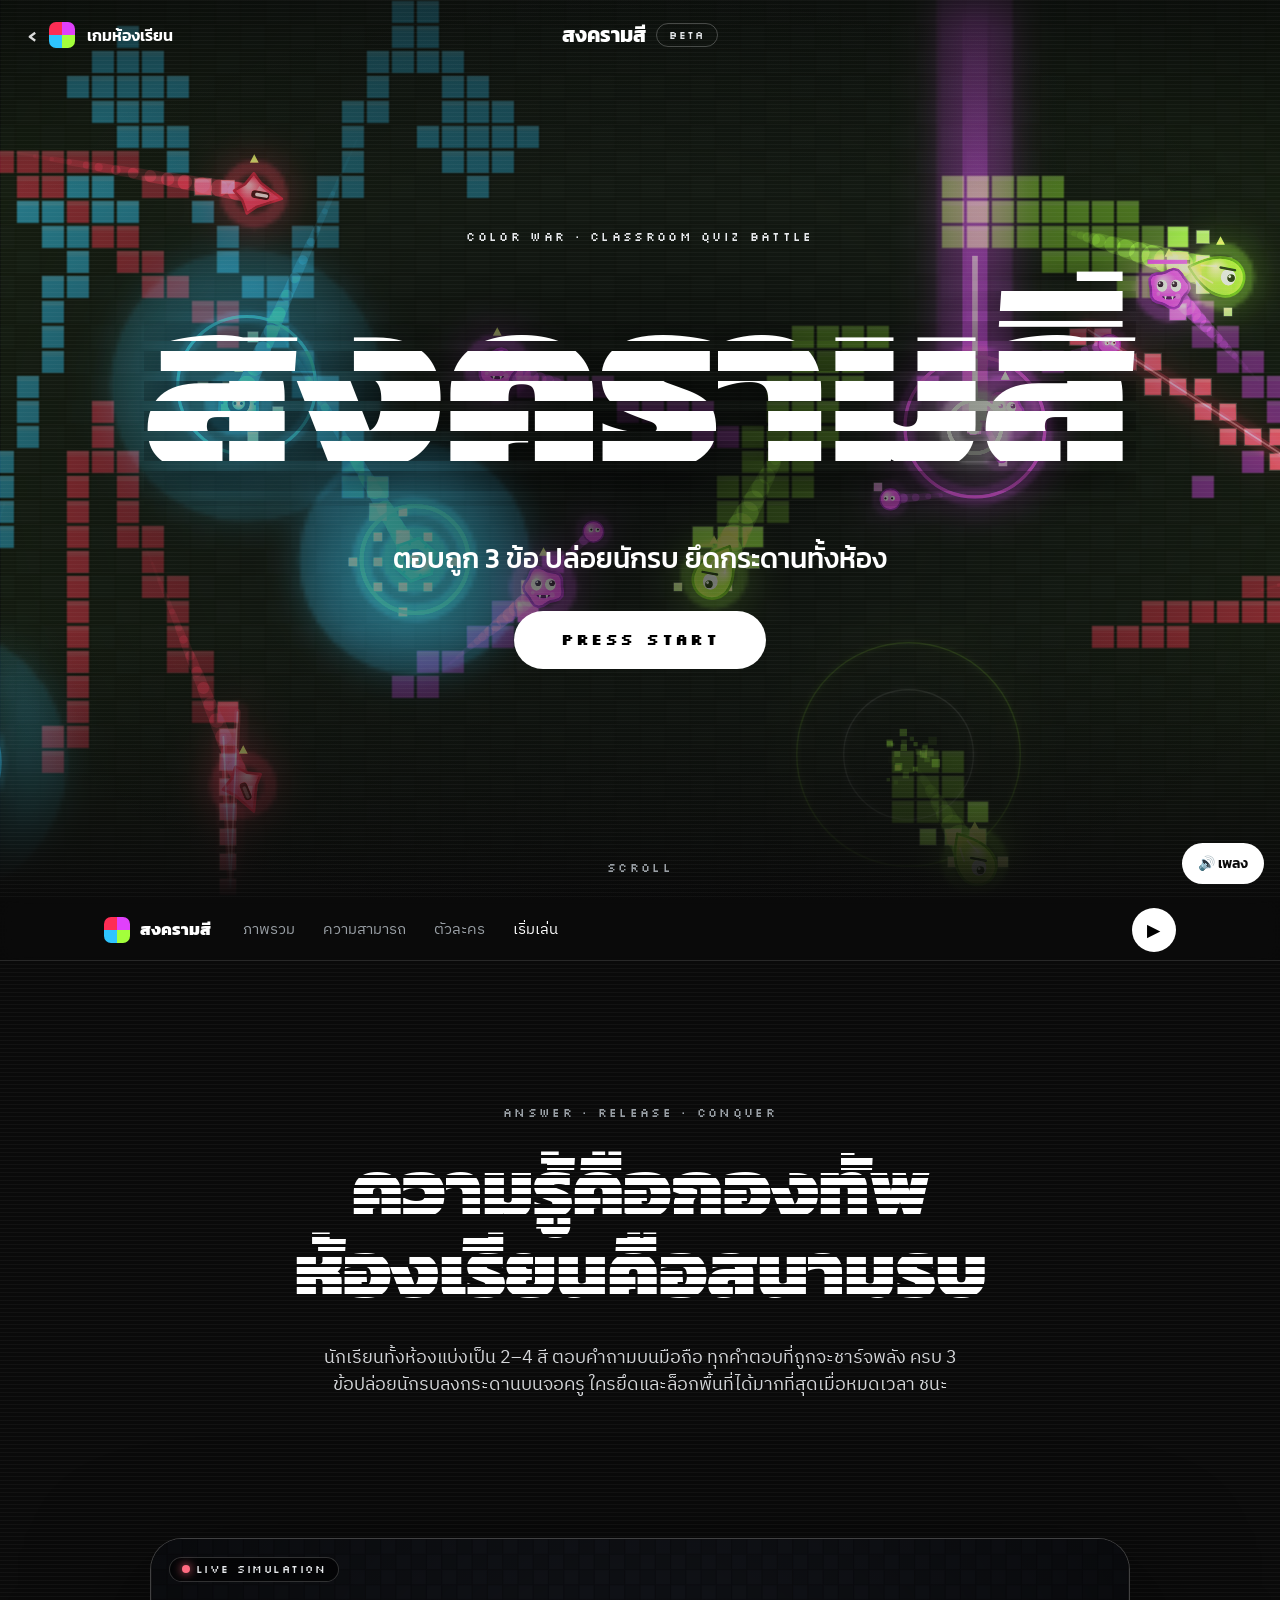
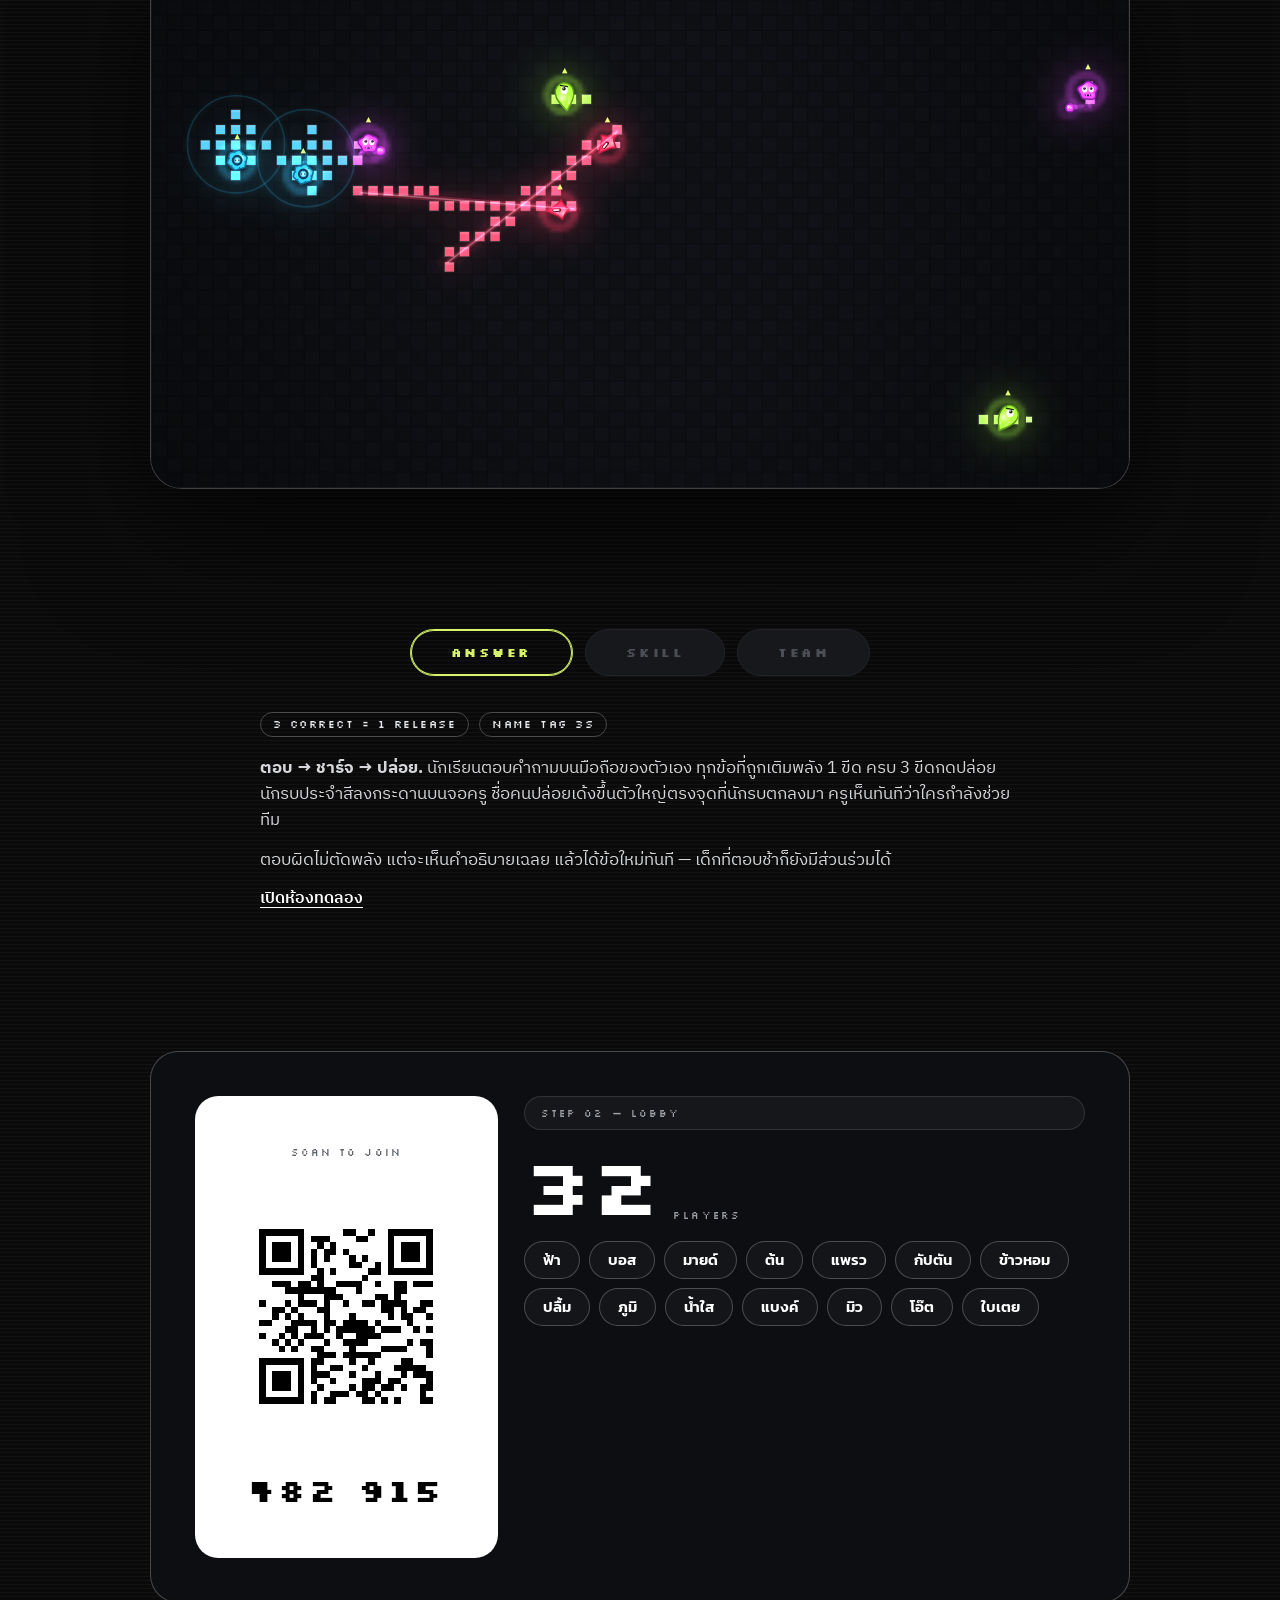
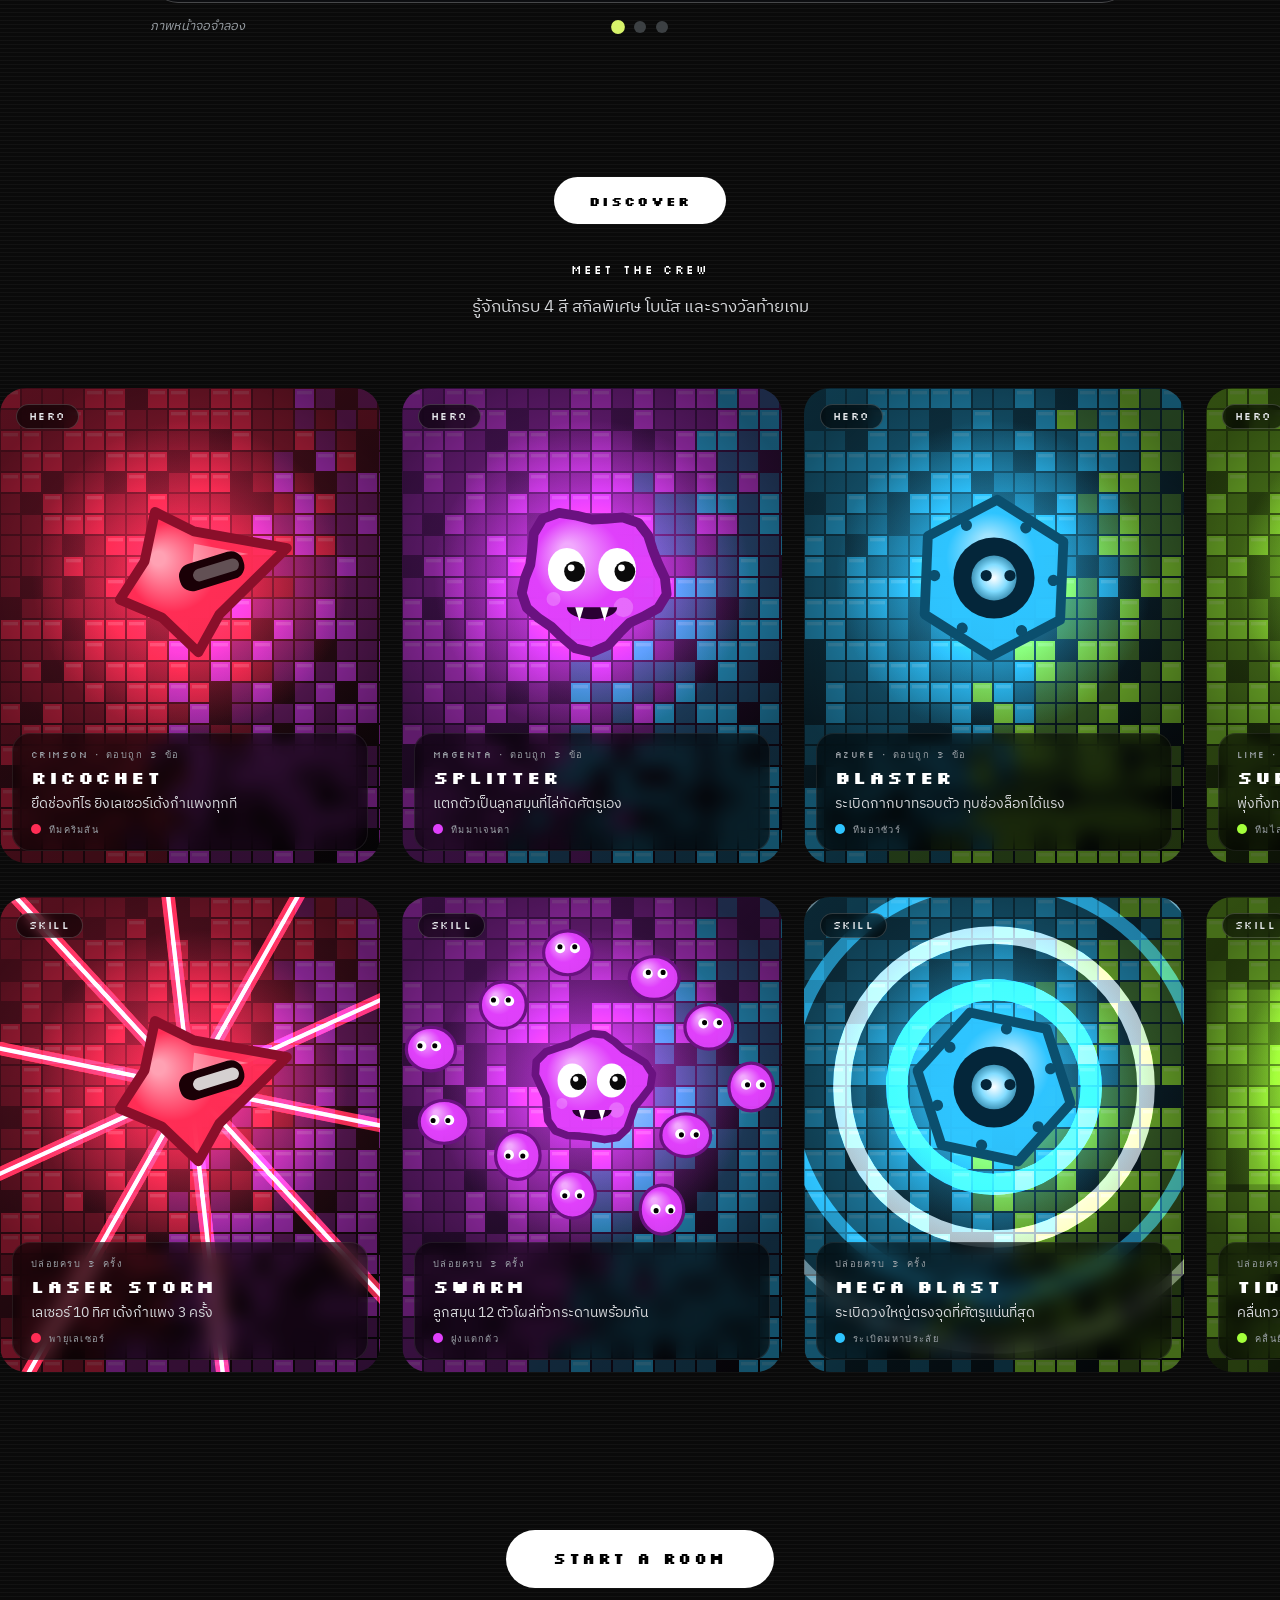
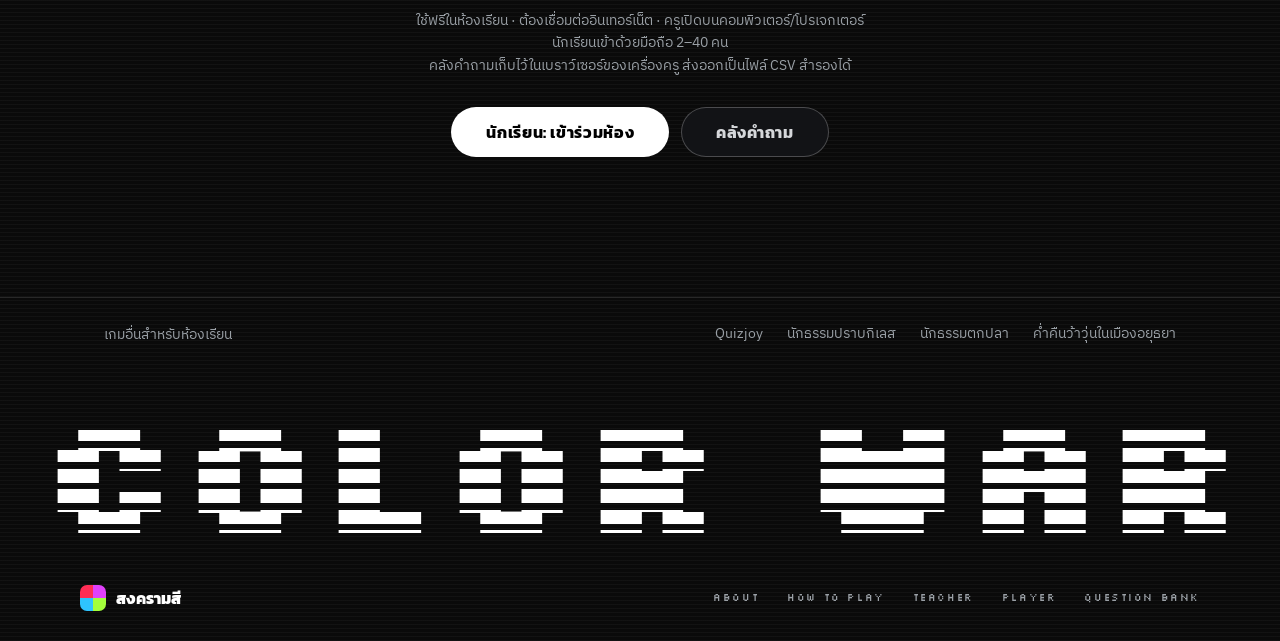
<file: index.html>
<!doctype html>
<html lang="th">
<head>
<meta charset="utf-8">
<meta name="viewport" content="width=device-width, initial-scale=1">
<meta name="theme-color" content="#0a0a0a">
<title>สงครามสี — Color War Quiz</title>
<meta name="description" content="เกมตอบคำถามทั้งห้องเรียน 2–4 ทีม ตอบถูก 3 ข้อปล่อยนักรบลงกระดาน แย่งพื้นที่ ล็อกช่อง ใช้สกิลพิเศษ">
<link rel="stylesheet" href="style.css">
<style>
  body { background-image: var(--scan); }
  section { position: relative; }
  .wrap { max-width: 1120px; margin: 0 auto; padding: 0 24px; }
  .narrow { max-width: 860px; margin: 0 auto; padding: 0 24px; }
  .sec-gap { padding: 140px 0; }

  /* ---------- 1. HERO ---------- */
  .hero { height: 100vh; min-height: 620px; overflow: hidden; background: #050507; }
  #hero-stage { position: absolute; inset: 0; }
  #hero-stage canvas { position: absolute; left: 0; top: 0; }
  .hero::after { content: ''; position: absolute; inset: 0; pointer-events: none; background: radial-gradient(60% 55% at 50% 52%, rgba(5,5,7,.72), rgba(5,5,7,.25) 70%, rgba(5,5,7,0)), linear-gradient(to bottom, rgba(5,5,7,.6), transparent 22%, transparent 70%, #0a0a0a); }
  .hero .scan-overlay { z-index: 1; }
  .hero-top { position: absolute; top: 0; left: 0; right: 0; z-index: 3; display: grid; grid-template-columns: 1fr auto 1fr; align-items: center; padding: 22px 28px; }
  .hero-top .back { display: flex; align-items: center; gap: 12px; text-decoration: none; font: 600 1rem/1 var(--display); }
  .hero-top .back .chev { font-size: 1.4rem; line-height: 1; opacity: .85; }
  .hero-top .prod { display: flex; align-items: center; gap: 10px; font: 700 1.3rem/1 var(--display); }
  .hero-content { position: relative; z-index: 3; height: 100%; display: flex; flex-direction: column; align-items: center; justify-content: center; text-align: center; padding: 0 20px; }
  .hero-content .label { color: #e8eaed; }
  .wordmark { font-size: clamp(5rem, 19vw, 15rem); margin: 18px 0 6px; text-shadow: 0 10px 60px rgba(0,0,0,.6); }
  .tagline { font: 500 clamp(1.15rem, 2.3vw, 1.75rem)/1.35 var(--display); margin-bottom: 34px; }
  .scroll-hint { position: absolute; bottom: 26px; left: 50%; transform: translateX(-50%); z-index: 3; }

  /* ---------- 2. NAV ---------- */
  .nav { position: sticky; top: 0; z-index: 50; background: rgba(10,10,10,.82); backdrop-filter: blur(12px); -webkit-backdrop-filter: blur(12px); border-bottom: 1px solid var(--line); }
  .nav .in { height: 60px; display: flex; align-items: center; gap: 32px; }
  .logo { display: flex; align-items: center; gap: 10px; text-decoration: none; font: 800 1.08rem/1 var(--display); }
  .mark { width: 26px; height: 26px; border-radius: 7px; display: grid; grid-template-columns: 1fr 1fr; overflow: hidden; flex-shrink: 0; }
  .mark i { display: block; }
  .nav a.lnk { text-decoration: none; color: var(--muted); font-size: .95rem; transition: color .15s; }
  .nav a.lnk:hover, .nav a.lnk.on { color: #fff; }
  .nav .links { display: flex; gap: 28px; flex: 1; }

  /* ---------- 3. MANIFESTO ---------- */
  .manifesto .narrow { max-width: 1200px; }
  .manifesto h2 { font-size: clamp(2.2rem, 6.2vw, 6.2rem); }
  .manifesto h2 span { white-space: nowrap; }
  .manifesto p { max-width: 640px; margin: 34px auto 0; font-size: 1.1rem; color: #d5d7da; }

  /* ---------- 4. MEDIA FRAME ---------- */
  .media { max-width: 980px; margin: 0 auto; aspect-ratio: 16 / 9; border-radius: 32px; overflow: hidden; position: relative; border: 1px solid var(--line-strong); background: #050507; box-shadow: 0 40px 120px rgba(0,0,0,.6); }
  #media-stage { position: absolute; inset: 0; }
  #media-stage canvas { position: absolute; left: 0; top: 0; }
  .media .badge-live { position: absolute; left: 18px; top: 18px; z-index: 6; }
  .media .badge-live::before { content: ''; width: 8px; height: 8px; border-radius: 50%; background: var(--bad); box-shadow: 0 0 10px var(--bad); animation: pulse 1s infinite; }

  /* ---------- 5. CAPABILITY TABS ---------- */
  .tabs { display: flex; justify-content: center; gap: 12px; flex-wrap: wrap; margin-bottom: 36px; }
  .tabbtn { font: 700 .78rem/1 var(--pixel); letter-spacing: .2em; text-transform: uppercase; padding: 16px 40px; border-radius: 999px; background: #17181b; color: #4b4f55; border: 1px solid #222428; cursor: pointer; transition: all .2s; }
  .tabbtn:hover { color: #9aa0a6; }
  .tabbtn.on { background: transparent; color: var(--accent); border-color: var(--accent); box-shadow: inset 0 0 0 1px var(--accent); }
  .tabtext { max-width: 760px; margin: 0 auto; min-height: 150px; }
  .tabtext p { font-size: 1.05rem; color: #d5d7da; margin: 0 0 14px; }
  .tabtext a { color: #fff; text-underline-offset: 4px; font-weight: 600; }
  .tabtext .tp { animation: fadein .35s ease-out; }
  .tabtext .kpis { display: flex; gap: 10px; flex-wrap: wrap; margin-bottom: 18px; }

  /* ---------- 6. CAROUSEL ---------- */
  .carousel { max-width: 980px; margin: 0 auto; }
  .car-frame { aspect-ratio: 16 / 9; border-radius: 28px; overflow: hidden; position: relative; border: 1px solid var(--line-strong); background: #0d0e11; }
  .slide { position: absolute; inset: 0; opacity: 0; transition: opacity .55s steps(7); pointer-events: none; }
  .slide.on { opacity: 1; pointer-events: auto; }
  .car-foot { display: flex; align-items: center; margin-top: 14px; }
  .car-foot .cap { font-size: .8rem; color: var(--muted); font-style: italic; flex: 1; }
  .dots { display: flex; gap: 10px; flex: 1; justify-content: center; }
  .dots button { width: 12px; height: 12px; border-radius: 50%; border: 0; background: #3c4043; cursor: pointer; padding: 0; transition: background .2s, transform .2s; }
  .dots button.on { background: var(--accent); transform: scale(1.15); }
  .car-foot .sp { flex: 1; }
  /* หน้าจอจำลอง */
  .mock { position: absolute; inset: 0; padding: 4.5%; display: grid; gap: 3%; font-size: clamp(8px, 1.15vw, 13px); }
  .mock .mbar { display: flex; align-items: center; gap: 1em; padding: .8em 1.2em; border-radius: 999px; background: #16171a; border: 1px solid var(--line); }
  .mock .mlabel { font: .8em/1 var(--pixel); letter-spacing: .2em; color: var(--muted); text-transform: uppercase; }
  .mock-lobby { grid-template-columns: 34% 1fr; }
  .mock-qr { background: #fff; color: #000; border-radius: 1.8em; display: grid; place-items: center; text-align: center; padding: 1.4em; }
  .mock-qr .qrfake { width: 70%; aspect-ratio: 1; image-rendering: pixelated; }
  .mock-qr .code { font: 700 2.4em/1 var(--pixel); letter-spacing: .1em; }
  .mock .chips { display: flex; flex-wrap: wrap; gap: .7em; align-content: flex-start; }
  .mock .chips span { padding: .7em 1.2em; border-radius: 999px; background: #141518; border: 1px solid var(--line-strong); font: 600 1.15em/1 var(--display); }
  .mock .count { font: 700 6em/.9 var(--pixel); }
  .mock-phones { grid-template-columns: 1fr 1fr 1fr; align-items: center; }
  .phone { aspect-ratio: 9 / 18; height: 100%; max-height: 100%; margin: 0 auto; border-radius: 2.2em; border: 1px solid var(--line-strong); background: #0a0a0a; padding: 1.4em 1.1em; display: flex; flex-direction: column; gap: .8em; overflow: hidden; background-image: var(--scan); }
  .phone .qtxt { font: 600 1.15em/1.4 var(--display); }
  .phone .ch { padding: .8em; border-radius: 1em; background: #121316; border: 1px solid var(--line-strong); font-size: .95em; display: flex; gap: .6em; align-items: center; }
  .phone .ch i { width: 1.8em; height: 1.8em; border-radius: .5em; background: #fff; color: #000; font: .8em/1.8em var(--pixel); text-align: center; font-style: normal; flex-shrink: 0; }
  .phone .ch.ok { border-color: var(--ok); box-shadow: inset 0 0 0 1px var(--ok); }
  .phone .pips { display: flex; gap: .4em; } .phone .pips b { flex: 1; height: .6em; border-radius: 9px; background: var(--accent); } .phone .pips b.off { background: #1b1c20; }
  .phone .rel { margin-top: auto; padding: 1em; text-align: center; border-radius: 999px; background: #fff; color: #000; font: 700 .9em/1 var(--pixel); letter-spacing: .14em; }
  .phone canvas { width: 100%; aspect-ratio: 1; }
  .mock-award { place-items: center; }
  .mock-award .award { width: 86%; display: grid; grid-template-columns: 34% 1fr; border-radius: 2em; overflow: hidden; border: 1px solid var(--line-strong); background: var(--surface); }
  .mock-award .art { background: radial-gradient(circle at 50% 50%, rgba(46,196,255,.6), transparent 70%), #0d0e11; display: grid; place-items: center; font-size: 6em; aspect-ratio: 1; }
  .mock-award .body { padding: 2.2em; display: flex; flex-direction: column; justify-content: center; gap: .6em; }
  .mock-award .pn { font: 900 3.6em/1 var(--display); color: var(--c2); }

  /* ---------- 7. DISCOVER ---------- */
  .gallery { display: grid; gap: 22px; margin-top: 64px; }
  .grow-row { display: flex; gap: 22px; overflow-x: auto; scrollbar-width: none; padding: 4px 24px 8px; scroll-snap-type: x proximity; }
  .grow-row::-webkit-scrollbar { display: none; }
  .grow-row.offset { padding-left: calc(24px + 170px); }
  .gcard { position: relative; flex: 0 0 auto; width: clamp(260px, 30vw, 380px); aspect-ratio: 4 / 5; border-radius: 26px; overflow: hidden; background: #111; scroll-snap-align: start; transition: transform .35s cubic-bezier(.2,.8,.2,1); }
  .gcard:hover { transform: translateY(-6px); }
  .gcard canvas { position: absolute; inset: 0; width: 100%; height: 100%; transition: transform .6s cubic-bezier(.2,.8,.2,1); }
  .gcard:hover canvas { transform: scale(1.06); }
  .gcard .tag { position: absolute; left: 16px; top: 16px; }
  .gcap { position: absolute; left: 12px; right: 12px; bottom: 12px; padding: 16px 18px; border-radius: 18px; }
  .gcap .meta { font: .58rem/1 var(--pixel); letter-spacing: .16em; color: var(--muted); text-transform: uppercase; }
  .gcap .ttl { font: 700 1.15rem/1.15 var(--pixel); letter-spacing: .1em; text-transform: uppercase; margin: 8px 0 6px; }
  .gcap .desc { font-size: .86rem; color: #d5d7da; line-height: 1.45; }
  .gcap .handle { display: flex; align-items: center; gap: 8px; margin-top: 10px; font: .58rem/1 var(--pixel); letter-spacing: .14em; color: var(--muted); text-transform: uppercase; }
  .gcap .handle i { width: 10px; height: 10px; border-radius: 50%; display: block; }

  /* ---------- 8. ACCESS ---------- */
  .legal { font-size: .88rem; color: var(--muted); max-width: 480px; margin: 22px auto 30px; line-height: 1.6; }
  .pair { display: flex; gap: 12px; justify-content: center; flex-wrap: wrap; }

  /* ---------- 9. FOOTER ---------- */
  footer { border-top: 1px solid var(--line); padding: 26px 0 0; overflow: hidden; }
  .foot-row { display: flex; align-items: center; gap: 24px; flex-wrap: wrap; }
  .foot-row .lbl { font-size: .85rem; color: var(--muted); flex: 1; min-width: 200px; }
  .foot-row a { color: var(--muted); text-decoration: none; font-size: .88rem; transition: color .15s; }
  .foot-row a:hover { color: #fff; }
  .giant { font: 700 12.9vw/1 var(--pixel); letter-spacing: -.02em; text-align: center; white-space: nowrap; margin: 40px 0 10px; color: #fff; }
  .foot-bottom { display: flex; align-items: center; gap: 28px; padding: 24px 0 30px; flex-wrap: wrap; }
  .foot-bottom .sp { flex: 1; }
  .foot-bottom a { font: .62rem/1 var(--pixel); letter-spacing: .16em; color: var(--muted); text-decoration: none; text-transform: uppercase; }
  .foot-bottom a:hover { color: #fff; }

  @media (max-width: 760px) {
    .sec-gap { padding: 96px 0; }
    .nav .links { display: none; }
    .hero-top { grid-template-columns: 1fr auto; padding: 16px; }
    .hero-top .r { display: none; }
    .grow-row.offset { padding-left: 90px; }
    .mock-phones { grid-template-columns: 1fr 1fr; } .mock-phones > :nth-child(3) { display: none; }
    .tabbtn { padding: 14px 24px; }
  }
</style>
</head>
<body>

<!-- 1. HERO — ภาพหลักเป็นเกมจริงที่เล่นเองอยู่เบื้องหลัง -->
<section class="hero" id="top">
  <div id="hero-stage"></div>
  <div class="scan-overlay"></div>
  <div class="hero-top">
    <a class="back" href="#more"><span class="chev">‹</span><span class="mark"><i style="background:var(--c0)"></i><i style="background:var(--c1)"></i><i style="background:var(--c2)"></i><i style="background:var(--c3)"></i></span>เกมห้องเรียน</a>
    <div class="prod">สงครามสี <span class="tag">BETA</span></div>
    <div class="r"></div>
  </div>
  <div class="hero-content">
    <span class="label">COLOR WAR · CLASSROOM QUIZ BATTLE</span>
    <h1 class="display sliced wordmark">สงครามสี</h1>
    <p class="tagline">ตอบถูก 3 ข้อ ปล่อยนักรบ ยึดกระดานทั้งห้อง</p>
    <a class="btn btn-primary btn-lg" href="host.html">Press start</a>
  </div>
  <div class="scroll-hint label">SCROLL</div>
</section>

<!-- 2. NAV -->
<nav class="nav">
  <div class="wrap in">
    <a class="logo" href="#top"><span class="mark"><i style="background:var(--c0)"></i><i style="background:var(--c1)"></i><i style="background:var(--c2)"></i><i style="background:var(--c3)"></i></span>สงครามสี</a>
    <div class="links"><a class="lnk" href="#overview">ภาพรวม</a><a class="lnk" href="#capabilities">ความสามารถ</a><a class="lnk" href="#discover">ตัวละคร</a><a class="lnk" href="#access">เริ่มเล่น</a></div>
    <a class="btn btn-primary btn-icon" href="host.html" title="เปิดห้องเกม" aria-label="เปิดห้องเกม">▶</a>
  </div>
</nav>

<!-- 3. MANIFESTO -->
<section class="manifesto sec-gap center" id="overview">
  <div class="narrow">
    <span class="label">ANSWER · RELEASE · CONQUER</span>
    <h2 class="display sliced" style="margin-top:22px"><span>ความรู้คือกองทัพ</span><br><span>ห้องเรียนคือสนามรบ</span></h2>
    <p>นักเรียนทั้งห้องแบ่งเป็น 2–4 สี ตอบคำถามบนมือถือ ทุกคำตอบที่ถูกจะชาร์จพลัง ครบ 3 ข้อปล่อยนักรบลงกระดานบนจอครู ใครยึดและล็อกพื้นที่ได้มากที่สุดเมื่อหมดเวลา ชนะ</p>
  </div>
</section>

<!-- 4. MEDIA FRAME — เกมจำลองพร้อมป้ายชื่อและคัตอินสกิล -->
<section>
  <div class="wrap">
    <div class="media" id="media"><div id="media-stage"></div><span class="tag tag-glass badge-live">LIVE SIMULATION</span></div>
  </div>
</section>

<!-- 5. CAPABILITIES -->
<section class="sec-gap" id="capabilities">
  <div class="wrap">
    <div class="tabs" role="tablist">
      <button class="tabbtn on" data-tab="0" role="tab">Answer</button>
      <button class="tabbtn" data-tab="1" role="tab">Skill</button>
      <button class="tabbtn" data-tab="2" role="tab">Team</button>
    </div>
    <div class="tabtext" id="tabtext"></div>
  </div>
</section>

<!-- 6. CAROUSEL — หน้าจอจำลอง -->
<section>
  <div class="carousel wrap" style="padding:0">
    <div class="car-frame" id="car">
      <div class="slide on" data-i="0">
        <div class="mock mock-lobby">
          <div class="mock-qr"><span class="mlabel" style="color:#5f6368">Scan to join</span><canvas class="qrfake" id="qrfake" width="29" height="29"></canvas><div class="code">482 915</div></div>
          <div style="display:grid;align-content:start;gap:1.6em">
            <div class="mbar"><span class="mlabel">Step 02 — Lobby</span></div>
            <div style="display:flex;align-items:flex-end;gap:1em"><span class="count">32</span><span class="mlabel">players</span></div>
            <div class="chips"><span>ฟ้า</span><span>บอส</span><span>มายด์</span><span>ต้น</span><span>แพรว</span><span>กัปตัน</span><span>ข้าวหอม</span><span>ปลื้ม</span><span>ภูมิ</span><span>น้ำใส</span><span>แบงค์</span><span>มิว</span><span>โอ๊ต</span><span>ใบเตย</span></div>
          </div>
        </div>
      </div>
      <div class="slide" data-i="1">
        <div class="mock mock-phones">
          <div class="phone"><span class="mlabel">Question</span><div class="qtxt">แม่น้ำสายใดยาวที่สุดในทวีปแอฟริกา</div><div class="ch"><i>A</i>คองโก</div><div class="ch ok"><i>B</i>ไนล์</div><div class="ch"><i>C</i>ไนเจอร์</div><div class="ch"><i>D</i>แซมเบซี</div><div class="pips"><b></b><b></b><b class="off"></b></div></div>
          <div class="phone"><span class="mlabel">Charged</span><canvas id="mock-ph-art"></canvas><div class="qtxt" style="text-align:center">พร้อมปล่อย!</div><div class="pips"><b></b><b></b><b></b></div><div class="rel">Release ×1</div></div>
          <div class="phone"><span class="mlabel">Your team</span><canvas id="mock-ph-art2"></canvas><div class="qtxt" style="font-size:1.8em;font-weight:900">ทีมมาเจนตา</div><div class="mlabel">Skill · ฝูงแตกตัว</div></div>
        </div>
      </div>
      <div class="slide" data-i="2">
        <div class="mock mock-award">
          <div class="award"><div class="art">⚡</div><div class="body"><span class="tag tag-solid" style="width:max-content">AWARD 1/9</span><b class="display" style="font-size:1.6em">สายฟ้าแลบ</b><div class="pn">ข้าวหอม</div><div class="muted">ตอบถูกเร็วที่สุดโดยเฉลี่ย · 4.2 วิ/ข้อ</div></div></div>
        </div>
      </div>
    </div>
    <div class="car-foot"><span class="cap">ภาพหน้าจอจำลอง</span><div class="dots" id="dots"><button class="on" aria-label="สไลด์ 1"></button><button aria-label="สไลด์ 2"></button><button aria-label="สไลด์ 3"></button></div><span class="sp"></span></div>
  </div>
</section>

<!-- 7. DISCOVER -->
<section class="sec-gap center" id="discover" style="padding-bottom:110px">
  <a class="btn btn-primary" href="#discover">Discover</a>
  <div style="margin-top:34px"><span class="label" style="color:#fff">MEET THE CREW</span></div>
  <p style="margin:12px 0 0;color:#d5d7da;font-size:1.05rem">รู้จักนักรบ 4 สี สกิลพิเศษ โบนัส และรางวัลท้ายเกม</p>
  <div class="gallery" id="gallery"></div>
</section>

<!-- 8. ACCESS -->
<section class="sec-gap center" id="access" style="padding-top:40px">
  <a class="btn btn-primary btn-lg" href="host.html">Start a room</a>
  <p class="legal">ใช้ฟรีในห้องเรียน · ต้องเชื่อมต่ออินเทอร์เน็ต · ครูเปิดบนคอมพิวเตอร์/โปรเจกเตอร์ นักเรียนเข้าด้วยมือถือ 2–40 คน<br>คลังคำถามเก็บไว้ในเบราว์เซอร์ของเครื่องครู ส่งออกเป็นไฟล์ CSV สำรองได้</p>
  <div class="pair"><a class="btn btn-primary btn-th" href="play.html">นักเรียน: เข้าร่วมห้อง</a><a class="btn btn-ghost btn-th" href="bank.html">คลังคำถาม</a></div>
</section>

<!-- 9. FOOTER -->
<footer id="more">
  <div class="wrap foot-row">
    <span class="lbl">เกมอื่นสำหรับห้องเรียน</span>
    <a href="https://sirawatjan-svg.github.io/quizjoy/">Quizjoy</a>
    <a href="https://sirawatjan-svg.github.io/dhamma-boss-game/">นักธรรมปราบกิเลส</a>
    <a href="https://sirawatjan-svg.github.io/dhamma-fishing-game/">นักธรรมตกปลา</a>
    <a href="https://sirawatjan-svg.github.io/ayutthaya-night-game/">ค่ำคืนว้าวุ่นในเมืองอยุธยา</a>
  </div>
  <div class="giant sliced">COLOR WAR</div>
  <div class="wrap foot-bottom">
    <a class="logo" href="#top" style="font:800 1rem/1 var(--display);letter-spacing:0;text-transform:none;color:#fff"><span class="mark"><i style="background:var(--c0)"></i><i style="background:var(--c1)"></i><i style="background:var(--c2)"></i><i style="background:var(--c3)"></i></span>สงครามสี</a>
    <span class="sp"></span>
    <a href="#overview">About</a><a href="#capabilities">How to play</a><a href="host.html">Teacher</a><a href="play.html">Player</a><a href="bank.html">Question bank</a>
  </div>
</footer>

<script src="js/sfx.js"></script>
<script src="js/engine.js"></script>
<script src="js/art.js"></script>
<script src="js/fx.js"></script>
<script src="js/landing.js"></script>
</body>
</html>
</file>
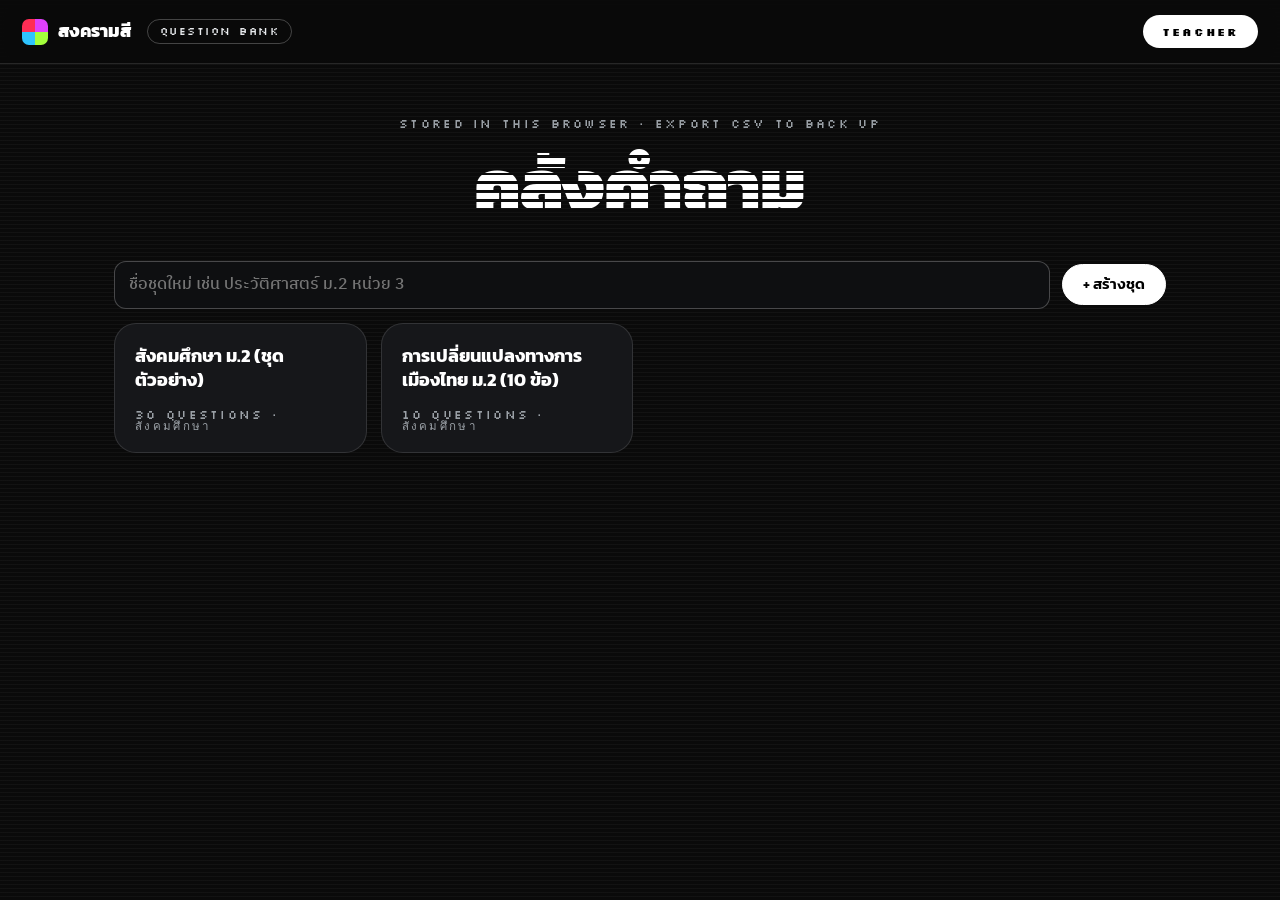
<file: bank.html>
<!doctype html>
<html lang="th">
<head>
<meta charset="utf-8">
<meta name="viewport" content="width=device-width, initial-scale=1">
<title>สงครามสี — คลังคำถาม</title>
<link rel="stylesheet" href="style.css">
<style>
  body { background-image: var(--scan); }
  .top { height: 64px; display: flex; align-items: center; gap: 16px; padding: 0 22px; border-bottom: 1px solid var(--line); position: sticky; top: 0; z-index: 5; background: rgba(10,10,10,.85); backdrop-filter: blur(8px); }
  .top .logo { display: flex; align-items: center; gap: 10px; text-decoration: none; font: 800 1.1rem/1 var(--display); }
  .mark { width: 26px; height: 26px; border-radius: 7px; display: grid; grid-template-columns: 1fr 1fr; overflow: hidden; } .mark i { display: block; }
  .page { max-width: 1100px; margin: 0 auto; padding: 48px 24px 80px; }
  .page-head { text-align: center; margin-bottom: 40px; }
  .page-head h1 { font-size: clamp(2.6rem, 6vw, 4.4rem); margin-top: 12px; }
  /* ปุ่มทั่วไปในหน้านี้ = แคปซูลมืด, .primary = แคปซูลขาว */
  button { font: 600 .92rem/1 var(--display); padding: 12px 20px; border-radius: 999px; background: #121316; color: #e8eaed; border: 1px solid var(--line-strong); cursor: pointer; transition: border-color .15s, color .15s; white-space: nowrap; }
  button:hover { border-color: rgba(255,255,255,.45); color: #fff; }
  button.primary { background: #fff; color: #000; border-color: #fff; }
  button.danger { color: var(--bad); border-color: rgba(255,107,129,.4); }
  .sets-grid { display: grid; grid-template-columns: repeat(auto-fill, minmax(250px, 1fr)); gap: 14px; }
  .set-card { background: var(--surface); border: 1px solid var(--line); border-radius: 22px; padding: 20px; cursor: pointer; transition: border-color .15s, transform .2s; min-height: 130px; display: flex; flex-direction: column; justify-content: space-between; }
  .set-card:hover { border-color: var(--accent); transform: translateY(-3px); }
  .set-card b { font: 700 1.15rem/1.3 var(--display); }
  .two { display: grid; grid-template-columns: 380px 1fr; gap: 20px; }
  @media (max-width: 800px) { .two { grid-template-columns: 1fr; } }
  .panel { background: var(--surface); border: 1px solid var(--line); border-radius: 22px; padding: 20px; display: grid; gap: 10px; }
  .qitem { background: var(--surface); border: 1px solid var(--line); border-radius: 18px; padding: 16px; margin-bottom: 10px; }
  .qitem > b { font-family: var(--display); font-weight: 600; }
  .qitem .opt { font-size: .9rem; color: var(--muted); } .qitem .opt.ok { color: var(--accent); font-weight: 700; }
  .qitem .acts { display: flex; gap: 6px; margin-top: 10px; } .qitem .acts button { padding: 8px 14px; font-size: .82rem; }
  code { background: #0e0f11; padding: 2px 6px; border-radius: 6px; border: 1px solid var(--line); }
  .err { color: var(--bad); font-size: .85rem; }
</style>
</head>
<body>
<div class="top"><a class="logo" href="index.html"><span class="mark"><i style="background:var(--c0)"></i><i style="background:var(--c1)"></i><i style="background:var(--c2)"></i><i style="background:var(--c3)"></i></span>สงครามสี</a><span class="tag">QUESTION BANK</span><span class="grow"></span><a class="btn btn-primary btn-sm" href="host.html">Teacher</a></div>

<div class="page">
  <div class="page-head"><span class="label">STORED IN THIS BROWSER · EXPORT CSV TO BACK UP</span><h1 class="display sliced">คลังคำถาม</h1></div>
  <!-- รายการชุด -->
  <div id="v-sets">
    <div class="row" style="margin-bottom:14px"><input id="new-set-name" placeholder="ชื่อชุดใหม่ เช่น ประวัติศาสตร์ ม.2 หน่วย 3" class="grow"><button class="primary" id="btn-new-set">+ สร้างชุด</button></div>
    <div class="sets-grid" id="sets-grid"></div>
  </div>

  <!-- รายละเอียดชุด -->
  <div id="v-set" style="display:none">
    <div class="row" style="margin-bottom:14px;flex-wrap:wrap">
      <a href="#" id="back" style="color:var(--muted);font-size:1.4rem">←</a>
      <h2 id="set-title" style="margin:0"></h2>
      <input id="rename" style="display:none;max-width:320px">
      <button id="btn-rename">✏️ เปลี่ยนชื่อ</button>
      <span class="grow"></span>
      <button id="btn-export-csv">⬇ ส่งออก CSV</button>
      <button id="btn-export-bulk">⬇ ส่งออกแบบ |</button>
      <button id="btn-dup">สำเนา</button>
      <button id="btn-del-set" class="danger">🗑️ ลบทั้งชุด</button>
    </div>
    <div class="two">
      <div style="display:grid;gap:14px;align-content:start">
        <div class="panel">
          <h3 id="form-h" style="margin:0">เพิ่มคำถามใหม่</h3>
          <textarea id="q-text" rows="2" placeholder="คำถาม"></textarea>
          <input id="q-a" placeholder="ตัวเลือก A"><input id="q-b" placeholder="ตัวเลือก B"><input id="q-c" placeholder="ตัวเลือก C"><input id="q-d" placeholder="ตัวเลือก D">
          <select id="q-correct"><option value="0">เฉลย: A</option><option value="1">เฉลย: B</option><option value="2">เฉลย: C</option><option value="3">เฉลย: D</option></select>
          <textarea id="q-explain" rows="2" placeholder="คำอธิบายเฉลย (โชว์บนมือถือเมื่อตอบผิด)"></textarea>
          <button class="primary" id="btn-save">บันทึกลงคลัง</button>
          <button id="btn-cancel" style="display:none">ยกเลิกการแก้ไข</button>
          <p class="muted" id="save-status" style="margin:0"></p>
        </div>
        <div class="panel">
          <button id="bulk-toggle" style="width:100%">📋 นำเข้าหลายข้อพร้อมกัน (วางข้อความ)</button>
          <div id="bulk-body" style="display:none">
            <p class="muted" style="font-size:.85rem;line-height:1.5;margin:4px 0">1 บรรทัดต่อ 1 คำถาม คั่นด้วย <code>|</code> (รูปแบบเดียวกับ quizjoy):<br><code>วิชา|คำถาม|A|B|C|D|เฉลย(A-D)|คำอธิบาย</code><br>ช่อง "วิชา" จะถูกข้าม ใส่อะไรก็ได้ • บรรทัดที่ขึ้นต้นด้วย # ถูกข้าม</p>
            <textarea id="bulk-text" rows="7" style="font-family:monospace;font-size:.8rem" placeholder="สังคม ม.2|กรุงศรีอยุธยาก่อตั้ง พ.ศ. ใด|1893|1350|1767|2100|B|"></textarea>
            <button id="btn-bulk" style="width:100%;margin-top:6px">นำเข้าทั้งหมด</button>
            <div id="bulk-result" style="font-size:.85rem"></div>
          </div>
        </div>
        <div class="panel">
          <label style="font-weight:800">📄 นำเข้าไฟล์ CSV <span class="muted" style="font-weight:400">(คอลัมน์: คำถาม,A,B,C,D,เฉลย,คำอธิบาย)</span></label>
          <input type="file" id="csv-file" accept=".csv,text/csv">
          <div id="csv-result" style="font-size:.85rem"></div>
        </div>
      </div>
      <div>
        <div class="row" style="margin-bottom:10px"><h3 style="margin:0">คำถามในชุดนี้ (<span id="q-count">0</span>)</h3><span class="grow"></span><input id="search" placeholder="ค้นหา" style="max-width:220px"></div>
        <div id="q-list"></div>
      </div>
    </div>
  </div>
</div>

<script src="js/bank.js"></script>
<script>
(() => {
  const $ = (id) => document.getElementById(id);
  const esc = (s) => String(s == null ? '' : s).replace(/[&<>"']/g, c => ({ '&': '&amp;', '<': '&lt;', '>': '&gt;', '"': '&quot;', "'": '&#39;' }[c]));
  let cur = null, editId = null;

  function renderSets() {
    const d = Bank.load();
    $('sets-grid').innerHTML = d.sets.map(s => `<div class="set-card" data-id="${s.id}"><b>${esc(s.name)}</b><div class="label">${s.questions.length} QUESTIONS${s.subject ? ' • ' + esc(s.subject) : ''}</div></div>`).join('');
    $('sets-grid').querySelectorAll('.set-card').forEach(el => el.onclick = () => openSet(el.dataset.id));
  }
  function openSet(id) {
    cur = Bank.getSet(id); if (!cur) return;
    $('v-sets').style.display = 'none'; $('v-set').style.display = '';
    $('set-title').textContent = cur.name; cancelEdit(); renderList();
  }
  function renderList() {
    cur = Bank.getSet(cur.id);
    const f = $('search').value.trim().toLowerCase();
    const qs = cur.questions.filter(q => !f || q.text.toLowerCase().includes(f));
    $('q-count').textContent = cur.questions.length;
    $('q-list').innerHTML = qs.map((q, i) => `<div class="qitem"><b>${i + 1}. ${esc(q.text)}</b>${['a', 'b', 'c', 'd'].map((k, j) => `<div class="opt ${j === q.correct ? 'ok' : ''}">${'ABCD'[j]}. ${esc(q[k])}${j === q.correct ? ' ✓' : ''}</div>`).join('')}${q.explain ? `<div class="muted" style="font-size:.85rem">💡 ${esc(q.explain)}</div>` : ''}<div class="acts"><button data-e="${q.id}">แก้ไข</button><button data-d="${q.id}" class="danger">ลบ</button></div></div>`).join('') || '<p class="muted">ยังไม่มีคำถาม</p>';
    $('q-list').querySelectorAll('[data-e]').forEach(b => b.onclick = () => startEdit(b.dataset.e));
    $('q-list').querySelectorAll('[data-d]').forEach(b => b.onclick = () => { if (confirm('ลบคำถามนี้?')) { Bank.deleteQuestion(cur.id, b.dataset.d); renderList(); } });
  }
  function startEdit(qid) {
    const q = cur.questions.find(x => x.id === qid); if (!q) return; editId = qid;
    $('form-h').textContent = 'แก้ไขคำถาม'; $('q-text').value = q.text; $('q-a').value = q.a; $('q-b').value = q.b; $('q-c').value = q.c; $('q-d').value = q.d; $('q-correct').value = q.correct; $('q-explain').value = q.explain || '';
    $('btn-cancel').style.display = ''; $('q-text').focus();
  }
  function cancelEdit() { editId = null; $('form-h').textContent = 'เพิ่มคำถามใหม่'; ['q-text', 'q-a', 'q-b', 'q-c', 'q-d', 'q-explain'].forEach(id => $(id).value = ''); $('q-correct').value = '0'; $('btn-cancel').style.display = 'none'; }
  $('btn-save').onclick = () => {
    const q = { text: $('q-text').value.trim(), a: $('q-a').value.trim(), b: $('q-b').value.trim(), c: $('q-c').value.trim(), d: $('q-d').value.trim(), correct: +$('q-correct').value, explain: $('q-explain').value.trim() };
    if (!q.text || !q.a || !q.b || !q.c || !q.d) { $('save-status').textContent = 'กรอกคำถามและตัวเลือกให้ครบ 4 ข้อ'; return; }
    if (editId) { Bank.updateQuestion(cur.id, editId, q); $('save-status').textContent = 'แก้ไขแล้ว ✓'; } else { Bank.addQuestions(cur.id, [q]); $('save-status').textContent = 'บันทึกแล้ว ✓'; }
    cancelEdit(); renderList();
  };
  $('btn-cancel').onclick = cancelEdit;
  $('search').oninput = renderList;
  $('back').onclick = (e) => { e.preventDefault(); $('v-set').style.display = 'none'; $('v-sets').style.display = ''; renderSets(); };
  $('btn-new-set').onclick = () => { const n = $('new-set-name').value.trim(); if (!n) return; const s = Bank.addSet(n); $('new-set-name').value = ''; openSet(s.id); };
  $('btn-rename').onclick = () => { const inp = $('rename'); if (inp.style.display === 'none') { inp.style.display = ''; inp.value = cur.name; inp.focus(); $('btn-rename').textContent = 'บันทึกชื่อ'; } else { Bank.renameSet(cur.id, inp.value || cur.name); cur = Bank.getSet(cur.id); $('set-title').textContent = cur.name; inp.style.display = 'none'; $('btn-rename').textContent = '✏️ เปลี่ยนชื่อ'; } };
  $('btn-del-set').onclick = () => { if (confirm(`ลบชุด "${cur.name}" ทั้งหมด ${cur.questions.length} ข้อ? กู้คืนไม่ได้`)) { Bank.deleteSet(cur.id); $('back').click(); } };
  $('btn-dup').onclick = () => { const c = Bank.duplicateSet(cur.id); if (c) openSet(c.id); };
  function download(name, text, type) { const a = document.createElement('a'); a.href = URL.createObjectURL(new Blob([text], { type })); a.download = name; a.click(); setTimeout(() => URL.revokeObjectURL(a.href), 2000); }
  $('btn-export-csv').onclick = () => download(cur.name + '.csv', Bank.toCSV(cur), 'text/csv;charset=utf-8');
  $('btn-export-bulk').onclick = () => download(cur.name + '.txt', Bank.toBulk(cur), 'text/plain;charset=utf-8');
  $('bulk-toggle').onclick = () => { const b = $('bulk-body'); b.style.display = b.style.display === 'none' ? '' : 'none'; };
  function showImport(el, res, added) {
    let h = added ? `<p style="color:var(--ok);margin:4px 0">✅ นำเข้าสำเร็จ ${added} ข้อ</p>` : '';
    if (res.errors.length) h += `<p class="err" style="margin:4px 0">⚠️ ข้าม ${res.errors.length} บรรทัดที่รูปแบบผิด:</p>` + res.errors.slice(0, 8).map(e => `<div class="err">บรรทัด ${e.line}: ${esc(e.message)}</div>`).join('');
    if (!added && !res.errors.length) h = '<p class="muted">ไม่พบข้อมูล</p>';
    el.innerHTML = h;
  }
  $('btn-bulk').onclick = () => { const res = Bank.parseBulk($('bulk-text').value); const n = res.valid.length ? Bank.addQuestions(cur.id, res.valid) : 0; showImport($('bulk-result'), res, n); if (n) $('bulk-text').value = ''; renderList(); };
  $('csv-file').onchange = (e) => { const f = e.target.files[0]; if (!f) return; const r = new FileReader(); r.onload = () => { const res = Bank.parseCSV(r.result); const n = res.valid.length ? Bank.addQuestions(cur.id, res.valid) : 0; showImport($('csv-result'), res, n); renderList(); e.target.value = ''; }; r.readAsText(f, 'utf-8'); };
  renderSets();
})();
</script>
</body>
</html>
</file>
<file: style.css>
/* ============================================================
   สงครามสี — ระบบดีไซน์ร่วม
   พื้นดำ + ลายสแกนไลน์ • ตัวอักษรพิกเซล (Silkscreen) สำหรับอังกฤษ/ตัวเลข
   • หัวข้อไทยใช้ Kanit หนา ผ่าเป็นแถบ (.sliced) • ปุ่มแคปซูลขาว
   • สีเขียวมะนาวใช้กับสถานะ active เท่านั้น • สีสดอยู่ในภาพเกมเท่านั้น
   ============================================================ */
@import url('https://fonts.googleapis.com/css2?family=Silkscreen:wght@400;700&family=Kanit:wght@500;700;800;900&family=IBM+Plex+Sans+Thai:wght@400;500;600;700&display=swap');

:root {
  --bg: #0a0a0a;
  --bg-2: #111214;
  --surface: #16171a;
  --surface-2: #1d1f23;
  --line: rgba(255, 255, 255, .12);
  --line-strong: rgba(255, 255, 255, .24);
  --text: #ffffff;
  --muted: #9aa0a6;
  --dim: #5f6368;
  --accent: #d7f36a;          /* ใช้กับ active เท่านั้น */
  --ok: #7ee787;
  --bad: #ff6b81;
  --glass: rgba(0, 0, 0, .55);
  --c0: #ff2d55; --c1: #e040fb; --c2: #2ec4ff; --c3: #a3ff3b;
  --pixel: 'Silkscreen', ui-monospace, monospace;
  --display: 'Kanit', 'IBM Plex Sans Thai', system-ui, sans-serif;
  --sans: 'IBM Plex Sans Thai', system-ui, sans-serif;
  --r-sm: 12px; --r-md: 18px; --r-lg: 28px;
  --scan: repeating-linear-gradient(to bottom, rgba(255,255,255,.035) 0 1px, transparent 1px 4px);
}

* { box-sizing: border-box; }
html, body { margin: 0; background: var(--bg); color: var(--text); font-family: var(--sans); font-size: 16px; line-height: 1.55; -webkit-font-smoothing: antialiased; -webkit-tap-highlight-color: transparent; }
body { min-height: 100dvh; overflow-x: hidden; }
a { color: inherit; }
img, canvas { display: block; }
::selection { background: var(--accent); color: #000; }

/* พื้นผิวสแกนไลน์ */
.scan { background-image: var(--scan); }
.scan-overlay { position: absolute; inset: 0; pointer-events: none; background-image: var(--scan); }

/* ---------- ตัวอักษร ---------- */
.pixel { font-family: var(--pixel); text-transform: uppercase; letter-spacing: .12em; }
.display { font-family: var(--display); font-weight: 900; line-height: 1.02; letter-spacing: -.01em; }
/* ผ่าตัวอักษรเป็นแถบแนวนอน (ลุคจอ CRT / บิตแมป) */
.sliced { -webkit-mask-image: repeating-linear-gradient(to bottom, #000 0 .085em, transparent .085em .125em); mask-image: repeating-linear-gradient(to bottom, #000 0 .085em, transparent .085em .125em); }
.muted { color: var(--muted); }
.dim { color: var(--dim); }
.center { text-align: center; }
h1, h2, h3 { margin: 0; }

/* ---------- ปุ่มแคปซูล ---------- */
.btn { display: inline-flex; align-items: center; justify-content: center; gap: 10px; font: 700 .82rem/1 var(--pixel); text-transform: uppercase; letter-spacing: .16em; padding: 16px 34px; border-radius: 999px; border: 1px solid transparent; cursor: pointer; text-decoration: none; transition: transform .15s ease, background .15s, border-color .15s, color .15s, box-shadow .2s; user-select: none; white-space: nowrap; }
.btn:active { transform: scale(.97); }
.btn:disabled { opacity: .35; cursor: default; transform: none; }
.btn-primary { background: #fff; color: #000; }
.btn-primary:hover { box-shadow: 0 0 0 4px rgba(255,255,255,.12); }
.btn-ghost { background: #121316; color: #d5d7da; border-color: var(--line-strong); }
.btn-ghost:hover { border-color: rgba(255,255,255,.45); color: #fff; }
.btn-danger { background: #121316; color: var(--bad); border-color: rgba(255,107,129,.4); }
.btn-th { font-family: var(--display); font-weight: 700; letter-spacing: .04em; font-size: 1rem; text-transform: none; }
.btn-sm { padding: 10px 18px; font-size: .7rem; }
.btn-lg { padding: 20px 46px; font-size: .95rem; }
.btn-icon { width: 44px; height: 44px; padding: 0; border-radius: 50%; font-size: 1rem; }

/* ป้ายเล็ก */
.tag { display: inline-flex; align-items: center; gap: 6px; font: 400 .66rem/1 var(--pixel); text-transform: uppercase; letter-spacing: .14em; padding: 6px 12px; border-radius: 999px; border: 1px solid var(--line-strong); color: #e8eaed; }
.tag-solid { background: #fff; color: #000; border-color: #fff; }
.tag-glass { background: rgba(0,0,0,.6); border-color: rgba(255,255,255,.18); backdrop-filter: blur(6px); }
.label { font: 400 .72rem/1 var(--pixel); text-transform: uppercase; letter-spacing: .2em; color: var(--muted); }

/* ---------- ตัวเลือกแบบแคปซูล (segmented) ---------- */
.seg { display: flex; gap: 8px; flex-wrap: wrap; }
.seg button { font: 600 .95rem/1 var(--display); letter-spacing: .02em; padding: 12px 20px; border-radius: 999px; background: #121316; color: var(--muted); border: 1px solid var(--line); cursor: pointer; transition: all .15s; }
.seg button:hover { color: #fff; border-color: var(--line-strong); }
.seg button.on { color: #fff; border-color: var(--accent); box-shadow: inset 0 0 0 1px var(--accent); }

/* ---------- กรอบ/การ์ด ---------- */
.frame { border-radius: var(--r-lg); background: var(--surface); border: 1px solid var(--line); overflow: hidden; }
.card { background: var(--surface); border: 1px solid var(--line); border-radius: var(--r-md); padding: 22px; }
.glass { background: var(--glass); backdrop-filter: blur(10px); -webkit-backdrop-filter: blur(10px); border: 1px solid rgba(255,255,255,.08); }

/* ---------- ฟอร์ม ---------- */
input, select, textarea { font: 500 1rem/1.4 var(--sans); background: #0e0f11; color: var(--text); border: 1px solid var(--line-strong); border-radius: var(--r-sm); padding: 12px 14px; width: 100%; }
input:focus, select:focus, textarea:focus { outline: none; border-color: var(--accent); box-shadow: 0 0 0 1px var(--accent); }
select { appearance: none; background-image: linear-gradient(45deg, transparent 50%, #9aa0a6 50%), linear-gradient(135deg, #9aa0a6 50%, transparent 50%); background-position: calc(100% - 20px) 50%, calc(100% - 14px) 50%; background-size: 6px 6px; background-repeat: no-repeat; padding-right: 40px; }
label.f { display: block; margin: 0 0 10px; }

/* ---------- ยูทิลิตี ---------- */
.view { display: none; } .view.on { display: block; }
.row { display: flex; gap: 12px; align-items: center; }
.grow { flex: 1; }
.stack { display: grid; gap: 12px; }
.t0 { color: var(--c0); } .t1 { color: var(--c1); } .t2 { color: var(--c2); } .t3 { color: var(--c3); }
.bar { height: 10px; border-radius: 999px; background: #1b1c20; overflow: hidden; }
.bar > i { display: block; height: 100%; border-radius: 999px; transition: width .4s; }

/* ---------- การเคลื่อนไหว (นุ่ม ไม่ฟุ่มเฟือย) ---------- */
.pop { animation: pop .45s cubic-bezier(.2,1.5,.4,1) both; }
@keyframes pop { 0% { transform: scale(.7); opacity: 0; } 100% { transform: scale(1); opacity: 1; } }
.fadein { animation: fadein .5s ease-out both; }
@keyframes fadein { from { opacity: 0; transform: translateY(10px); } to { opacity: 1; transform: none; } }
.pulse { animation: pulse 1.1s ease-in-out infinite; }
@keyframes pulse { 0%,100% { transform: scale(1); } 50% { transform: scale(1.045); } }
.shake { animation: shake .4s; }
@keyframes shake { 0%,100%{transform:translateX(0)} 25%{transform:translateX(-8px)} 50%{transform:translateX(8px)} 75%{transform:translateX(-4px)} }
.ready-glow { box-shadow: 0 0 0 1px var(--accent), 0 0 28px rgba(215,243,106,.35); animation: readyglow 1.2s ease-in-out infinite; }
@keyframes readyglow { 0%,100% { box-shadow: 0 0 0 1px var(--accent), 0 0 18px rgba(215,243,106,.25); } 50% { box-shadow: 0 0 0 2px var(--accent), 0 0 38px rgba(215,243,106,.5); } }
@media (prefers-reduced-motion: reduce) {
  *, *::before, *::after { animation-duration: .01ms !important; transition-duration: .01ms !important; }
  /* ป้ายชื่อ/คัตอิน ต้องยังมองเห็น (ไม่งั้นค้างที่เฟรมสุดท้ายซึ่งโปร่งใส) — JS ลบออกเองตามเวลา */
  .spawn-tag, .cutin, .lead-banner, .cutin .ci-portrait { animation: none !important; opacity: 1 !important; }
  .cutin { transform: translateY(-50%) !important; }
  .lead-banner { transform: translateX(-50%) !important; }
}

/* ============================================================
   ชั้นซ้อนกระดาน: ป้ายชื่อคนปล่อย + คัตอินสกิล (ใช้ร่วมจอครู/หน้าแรก)
   ============================================================ */
.fx-labels, .fx-cutins { position: absolute; inset: 0; pointer-events: none; overflow: hidden; }
.fx-cutins { z-index: 4; }
.fx-labels { z-index: 3; }

/* ป้ายชื่อตัวใหญ่ ณ จุดปล่อย — เด้งเข้า ค้าง ~2.4 วิ แล้วจาง (รวม 3 วิ) */
.spawn-tag { position: absolute; left: 0; top: 0; animation: tagLife 3s cubic-bezier(.2,.9,.3,1) both; transform-origin: 50% 100%; }
.spawn-tag .st-pill { display: inline-flex; align-items: baseline; gap: .45em; padding: .28em .7em .32em; border-radius: 999px; background: var(--tc); color: #0a0a0a; font: 800 var(--fs)/1 var(--display); white-space: nowrap; box-shadow: 0 0 0 3px rgba(255,255,255,.95), 0 0 0 6px rgba(0,0,0,.55), 0 0 34px var(--tc); }
.spawn-tag .st-name { letter-spacing: .01em; }
.spawn-tag .st-meta { font: 700 calc(var(--fs) * .36)/1 var(--pixel); letter-spacing: .14em; text-transform: uppercase; opacity: .7; }
.spawn-tag .st-stem { position: absolute; top: 100%; width: 3px; margin-left: -1.5px; background: linear-gradient(var(--tc), rgba(255,255,255,.9)); box-shadow: 0 0 10px var(--tc); }
.spawn-tag .st-stem::after { content: ''; position: absolute; left: 50%; bottom: -5px; width: 10px; height: 10px; margin-left: -5px; border-radius: 50%; background: #fff; box-shadow: 0 0 12px var(--tc), 0 0 0 3px var(--tc); }
@keyframes tagLife {
  0% { opacity: 0; transform: translateY(14px) scale(.4); }
  7% { opacity: 1; transform: translateY(-4px) scale(1.14); }
  13% { transform: translateY(0) scale(1); }
  80% { opacity: 1; transform: translateY(0) scale(1); }
  100% { opacity: 0; transform: translateY(-10px) scale(.96); }
}

/* คัตอินสกิล — แถบทแยงพาดกลางจอ */
.cutin { position: absolute; left: 0; right: 0; top: 50%; height: 30%; min-height: 150px; transform: translateY(-50%); display: flex; align-items: center; animation: ciLife var(--dur, 1700ms) cubic-bezier(.2,.9,.2,1) both; }
.cutin.small { top: 16%; height: 18%; min-height: 96px; }
.cutin .ci-band { position: absolute; inset: 0 -10%; transform: skewY(-5deg); background: linear-gradient(90deg, rgba(0,0,0,.9), var(--td) 22%, var(--tc) 60%, var(--td)); box-shadow: 0 0 0 3px rgba(255,255,255,.9), 0 0 60px var(--tc); overflow: hidden; }
.cutin .ci-stripes { position: absolute; inset: 0; background: repeating-linear-gradient(115deg, rgba(0,0,0,.18) 0 18px, transparent 18px 44px); animation: ciStripes .6s linear infinite; }
.cutin .ci-portrait { position: relative; height: 150%; aspect-ratio: 1; margin-left: 6%; flex-shrink: 0; filter: drop-shadow(0 0 22px var(--tc)); animation: ciPortrait var(--dur, 1700ms) cubic-bezier(.2,.9,.2,1) both; }
.cutin.small .ci-portrait { height: 130%; }
.cutin .ci-text { position: relative; padding-left: 2%; color: #fff; text-shadow: 0 3px 0 rgba(0,0,0,.5); }
.cutin .ci-en { font: 700 clamp(.8rem, 1.4vw, 1.3rem)/1 var(--pixel); letter-spacing: .3em; text-transform: uppercase; opacity: .85; }
.cutin .ci-title { font: 900 clamp(2.6rem, 7.5vw, 7.5rem)/1 var(--display); letter-spacing: -.01em; -webkit-mask-image: repeating-linear-gradient(to bottom, #000 0 .085em, transparent .085em .12em); mask-image: repeating-linear-gradient(to bottom, #000 0 .085em, transparent .085em .12em); }
.cutin.small .ci-title { font-size: clamp(1.8rem, 4.4vw, 4.2rem); }
.cutin .ci-who { font: 700 clamp(1rem, 2vw, 1.9rem)/1.2 var(--display); margin-top: .2em; }
.cutin .ci-who b { background: #fff; color: #000; padding: .05em .45em; border-radius: 999px; }
@keyframes ciLife { 0% { opacity: 0; transform: translate(-60%, -50%); } 14% { opacity: 1; transform: translate(0, -50%); } 82% { opacity: 1; transform: translate(2%, -50%); } 100% { opacity: 0; transform: translate(70%, -50%); } }
@keyframes ciPortrait { 0% { transform: scale(.4) rotate(-12deg); } 18% { transform: scale(1.12) rotate(4deg); } 30% { transform: scale(1) rotate(0); } 100% { transform: scale(1.05); } }
@keyframes ciStripes { to { background-position: 44px 0; } }

::-webkit-scrollbar { width: 8px; height: 8px; } ::-webkit-scrollbar-thumb { background: #2a2c31; border-radius: 8px; } ::-webkit-scrollbar-track { background: transparent; }
</file>
